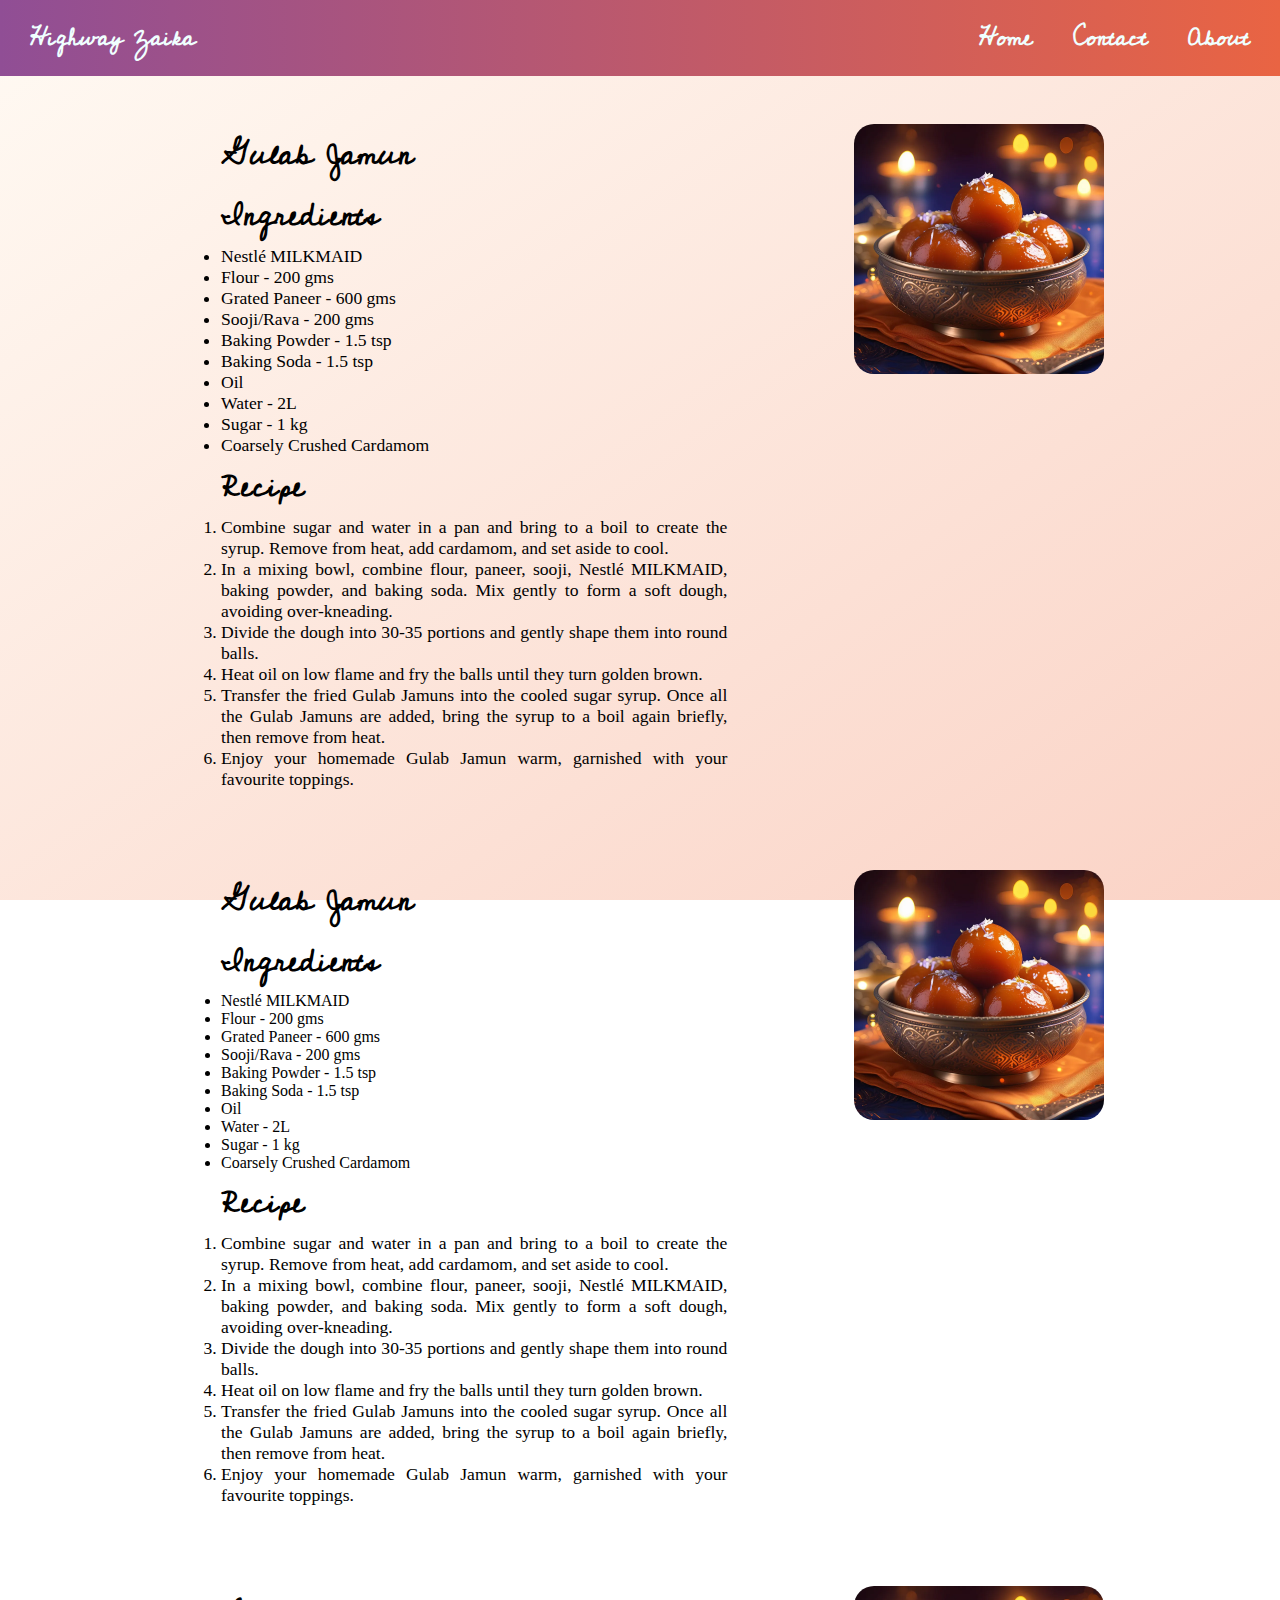
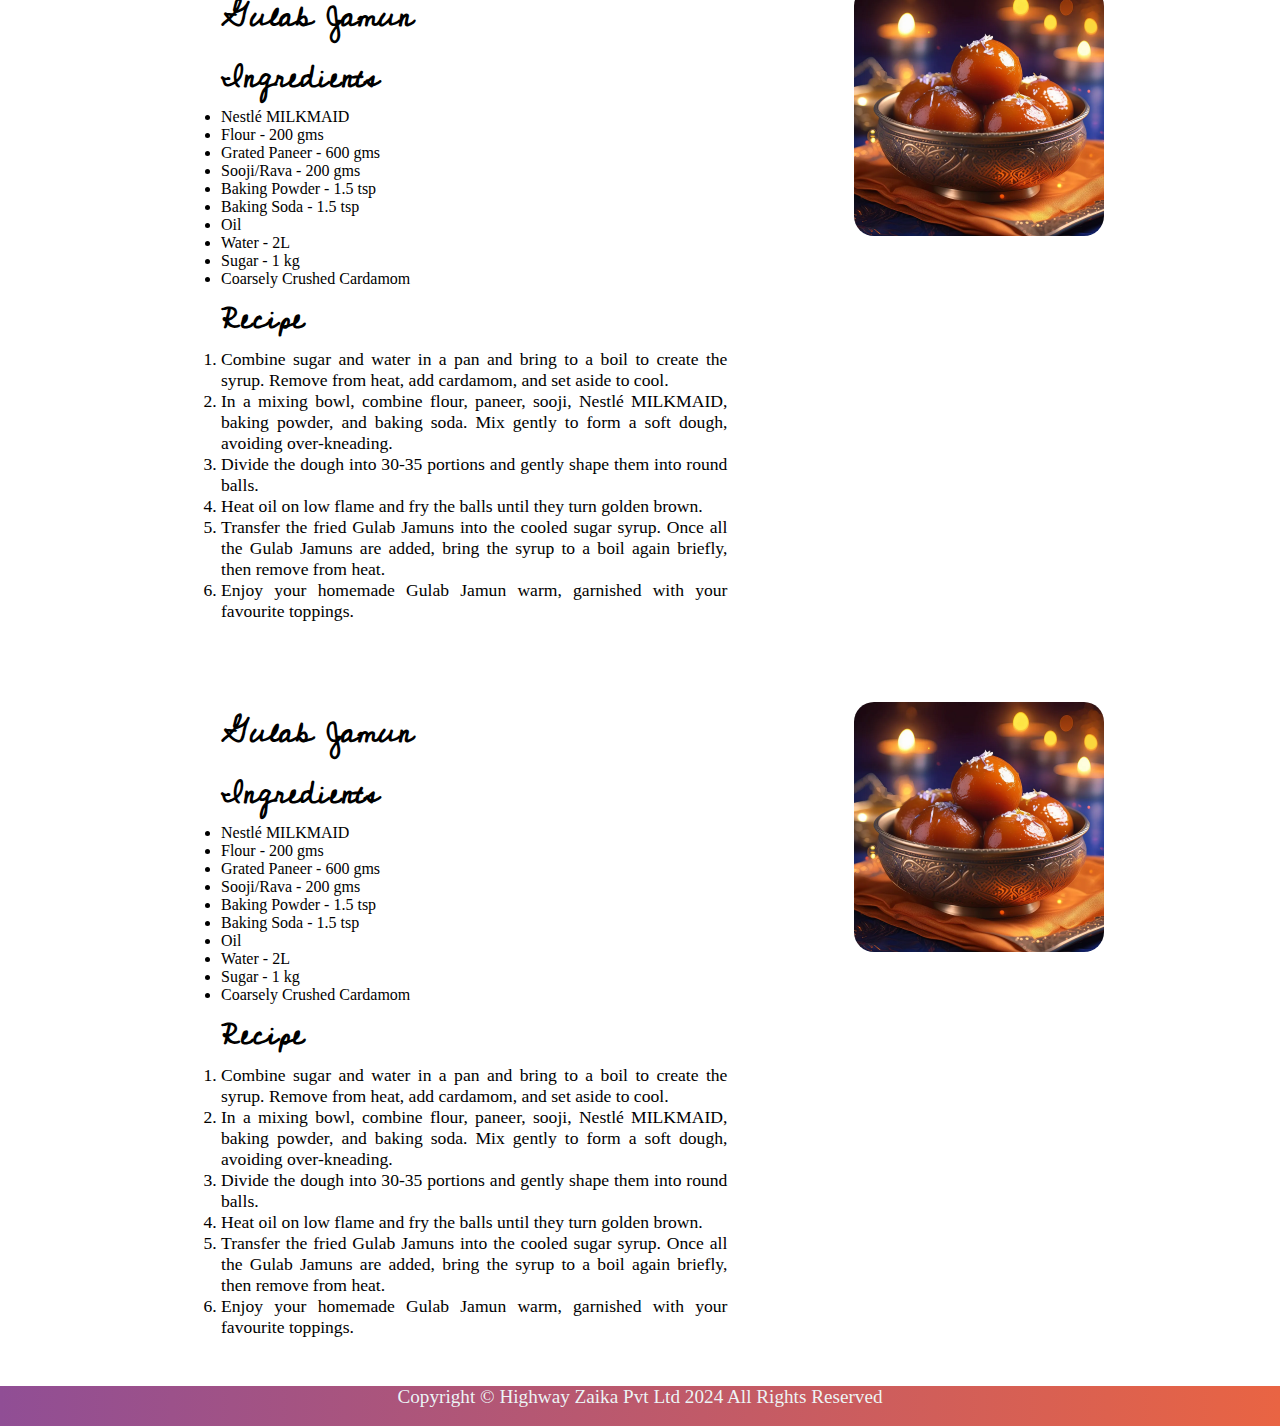
<file: Recipe Website/index.html>
<!DOCTYPE html>
<html lang="en">
  <head>
    <meta charset="UTF-8" />
    <meta name="viewport" content="width=device-width, initial-scale=1.0" />
    <title>Highway Zaika</title>
    <link rel="stylesheet" href="styles.css" />
    <link rel="preconnect" href="https://fonts.googleapis.com" />
    <link rel="preconnect" href="https://fonts.gstatic.com" crossorigin />
    <link
      href="https://fonts.googleapis.com/css2?family=Cedarville+Cursive&family=Open+Sans:ital,wght@0,300..800;1,300..800&display=swap"
      rel="stylesheet"
    />
  </head>
  <body>
    <div class="container">
      <header>
        <div class="navContainer">
          <nav>
            <ul id="navList">
              <li>
                <p id="navLogo">Highway Zaika</p>
              </li>
              <li>
                <div id="navItems">
                  <a href="#">Home</a>
                  <a href="#">Contact</a>
                  <a href="#">About</a>
                </div>
              </li>
            </ul>
          </nav>
        </div>
      </header>

      <main>
        <div class="contentBox">
          <!-- item1 -->
          <section>
            <div class="item">
              <div class="leftBox">
                <!-- heading -->
                <h2 id="mainHead">Gulab Jamun</h2>
                <div>
                  <h2>Ingredients</h2>
                  <ul class = "ingBox">
                    <li>Nestlé MILKMAID</li>
                    <li>Flour - 200 gms</li>
                    <li>Grated Paneer - 600 gms</li>
                    <li>Sooji/Rava - 200 gms</li>
                    <li>Baking Powder - 1.5 tsp</li>
                    <li>Baking Soda - 1.5 tsp</li>
                    <li>Oil</li>
                    <li>Water - 2L</li>
                    <li>Sugar - 1 kg</li>
                    <li>Coarsely Crushed Cardamom</li>
                  </ul>
                </div>

                <div>
                  <h2>Recipe</h2>
                  <ol class="recipeBox">
                    <li>
                      Combine sugar and water in a pan and bring to a boil to
                      create the syrup. Remove from heat, add cardamom, and set
                      aside to cool.
                    </li>
                    <li>
                      In a mixing bowl, combine flour, paneer, sooji, Nestlé
                      MILKMAID, baking powder, and baking soda. Mix gently to
                      form a soft dough, avoiding over-kneading.
                    </li>
                    <li>
                      Divide the dough into 30-35 portions and gently shape them
                      into round balls.
                    </li>
                    <li>
                      Heat oil on low flame and fry the balls until they turn
                      golden brown.
                    </li>
                    <li>
                      Transfer the fried Gulab Jamuns into the cooled sugar
                      syrup. Once all the Gulab Jamuns are added, bring the
                      syrup to a boil again briefly, then remove from heat.
                    </li>
                    <li>
                      Enjoy your homemade Gulab Jamun warm, garnished with your
                      favourite toppings.
                    </li>
                  </ol>
                </div>
              </div>

              <div class="rightBox">
                <img src="gulab-jamun.webp" alt="" />
                <div class="overlay">
                  <span>Click here to Buy</span>
                </div>
              </div>
            </div>
          </section>

          <!-- item2 -->
          <section>
            <div class="item">
              <div class="leftBox">
                <!-- heading -->
                <h2 id="mainHead">Gulab Jamun</h2>
                <div>
                  <h2>Ingredients</h2>
                  <ul>
                    <li>Nestlé MILKMAID</li>
                    <li>Flour - 200 gms</li>
                    <li>Grated Paneer - 600 gms</li>
                    <li>Sooji/Rava - 200 gms</li>
                    <li>Baking Powder - 1.5 tsp</li>
                    <li>Baking Soda - 1.5 tsp</li>
                    <li>Oil</li>
                    <li>Water - 2L</li>
                    <li>Sugar - 1 kg</li>
                    <li>Coarsely Crushed Cardamom</li>
                  </ul>
                </div>
                <div class="recipeBox">
                  <h2>Recipe</h2>
                  <ol>
                    <li>
                      Combine sugar and water in a pan and bring to a boil to
                      create the syrup. Remove from heat, add cardamom, and set
                      aside to cool.
                    </li>
                    <li>
                      In a mixing bowl, combine flour, paneer, sooji, Nestlé
                      MILKMAID, baking powder, and baking soda. Mix gently to
                      form a soft dough, avoiding over-kneading.
                    </li>
                    <li>
                      Divide the dough into 30-35 portions and gently shape them
                      into round balls.
                    </li>
                    <li>
                      Heat oil on low flame and fry the balls until they turn
                      golden brown.
                    </li>
                    <li>
                      Transfer the fried Gulab Jamuns into the cooled sugar
                      syrup. Once all the Gulab Jamuns are added, bring the
                      syrup to a boil again briefly, then remove from heat.
                    </li>
                    <li>
                      Enjoy your homemade Gulab Jamun warm, garnished with your
                      favourite toppings.
                    </li>
                  </ol>
                </div>
              </div>
              <div class="rightBox">
                <img src="gulab-jamun.webp" alt="" />
                <div class="overlay">
                  <span>Click here to Buy</span>
                </div>
              </div>
            </div>
          </section>

          <!-- item3 -->
          <section>
            <div class="item">
              <div class="leftBox">
                <!-- heading -->
                <h2 id="mainHead">Gulab Jamun</h2>
                <div>
                  <h2>Ingredients</h2>
                  <ul>
                    <li>Nestlé MILKMAID</li>
                    <li>Flour - 200 gms</li>
                    <li>Grated Paneer - 600 gms</li>
                    <li>Sooji/Rava - 200 gms</li>
                    <li>Baking Powder - 1.5 tsp</li>
                    <li>Baking Soda - 1.5 tsp</li>
                    <li>Oil</li>
                    <li>Water - 2L</li>
                    <li>Sugar - 1 kg</li>
                    <li>Coarsely Crushed Cardamom</li>
                  </ul>
                </div>

                <div class="recipeBox">
                  <h2>Recipe</h2>
                  <ol>
                    <li>
                      Combine sugar and water in a pan and bring to a boil to
                      create the syrup. Remove from heat, add cardamom, and set
                      aside to cool.
                    </li>
                    <li>
                      In a mixing bowl, combine flour, paneer, sooji, Nestlé
                      MILKMAID, baking powder, and baking soda. Mix gently to
                      form a soft dough, avoiding over-kneading.
                    </li>
                    <li>
                      Divide the dough into 30-35 portions and gently shape them
                      into round balls.
                    </li>
                    <li>
                      Heat oil on low flame and fry the balls until they turn
                      golden brown.
                    </li>
                    <li>
                      Transfer the fried Gulab Jamuns into the cooled sugar
                      syrup. Once all the Gulab Jamuns are added, bring the
                      syrup to a boil again briefly, then remove from heat.
                    </li>
                    <li>
                      Enjoy your homemade Gulab Jamun warm, garnished with your
                      favourite toppings.
                    </li>
                  </ol>
                </div>
              </div>

              <div class="rightBox">
                <img src="gulab-jamun.webp" alt="" />
                <div class="overlay">
                  <span>Click here to Buy</span>
                </div>
              </div>
            </div>
          </section>

          <!-- item4 -->
          <section>
            <div class="item">
              <div class="leftBox">
                <!-- heading -->
                <h2 id="mainHead">Gulab Jamun</h2>
                <div>
                  <h2>Ingredients</h2>
                  <ul>
                    <li>Nestlé MILKMAID</li>
                    <li>Flour - 200 gms</li>
                    <li>Grated Paneer - 600 gms</li>
                    <li>Sooji/Rava - 200 gms</li>
                    <li>Baking Powder - 1.5 tsp</li>
                    <li>Baking Soda - 1.5 tsp</li>
                    <li>Oil</li>
                    <li>Water - 2L</li>
                    <li>Sugar - 1 kg</li>
                    <li>Coarsely Crushed Cardamom</li>
                  </ul>
                </div>
                <div class="recipeBox">
                  <h2>Recipe</h2>
                  <ol>
                    <li>
                      Combine sugar and water in a pan and bring to a boil to
                      create the syrup. Remove from heat, add cardamom, and set
                      aside to cool.
                    </li>
                    <li>
                      In a mixing bowl, combine flour, paneer, sooji, Nestlé
                      MILKMAID, baking powder, and baking soda. Mix gently to
                      form a soft dough, avoiding over-kneading.
                    </li>
                    <li>
                      Divide the dough into 30-35 portions and gently shape them
                      into round balls.
                    </li>
                    <li>
                      Heat oil on low flame and fry the balls until they turn
                      golden brown.
                    </li>
                    <li>
                      Transfer the fried Gulab Jamuns into the cooled sugar
                      syrup. Once all the Gulab Jamuns are added, bring the
                      syrup to a boil again briefly, then remove from heat.
                    </li>
                    <li>
                      Enjoy your homemade Gulab Jamun warm, garnished with your
                      favourite toppings.
                    </li>
                  </ol>
                </div>
              </div>
              <div class="rightBox">
                <img src="gulab-jamun.webp" alt="" />
                <div class="overlay">
                  <span>Click here to Buy</span>
                </div>
              </div>
            </div>
          </section>
        </div>
      </main>

      <footer>
        <div class="footerBox">
          <p>Copyright &copy; Highway Zaika Pvt Ltd 2024 All Rights Reserved</p>
        </div>
      </footer>
    </div>
  </body>
</html>
</file>
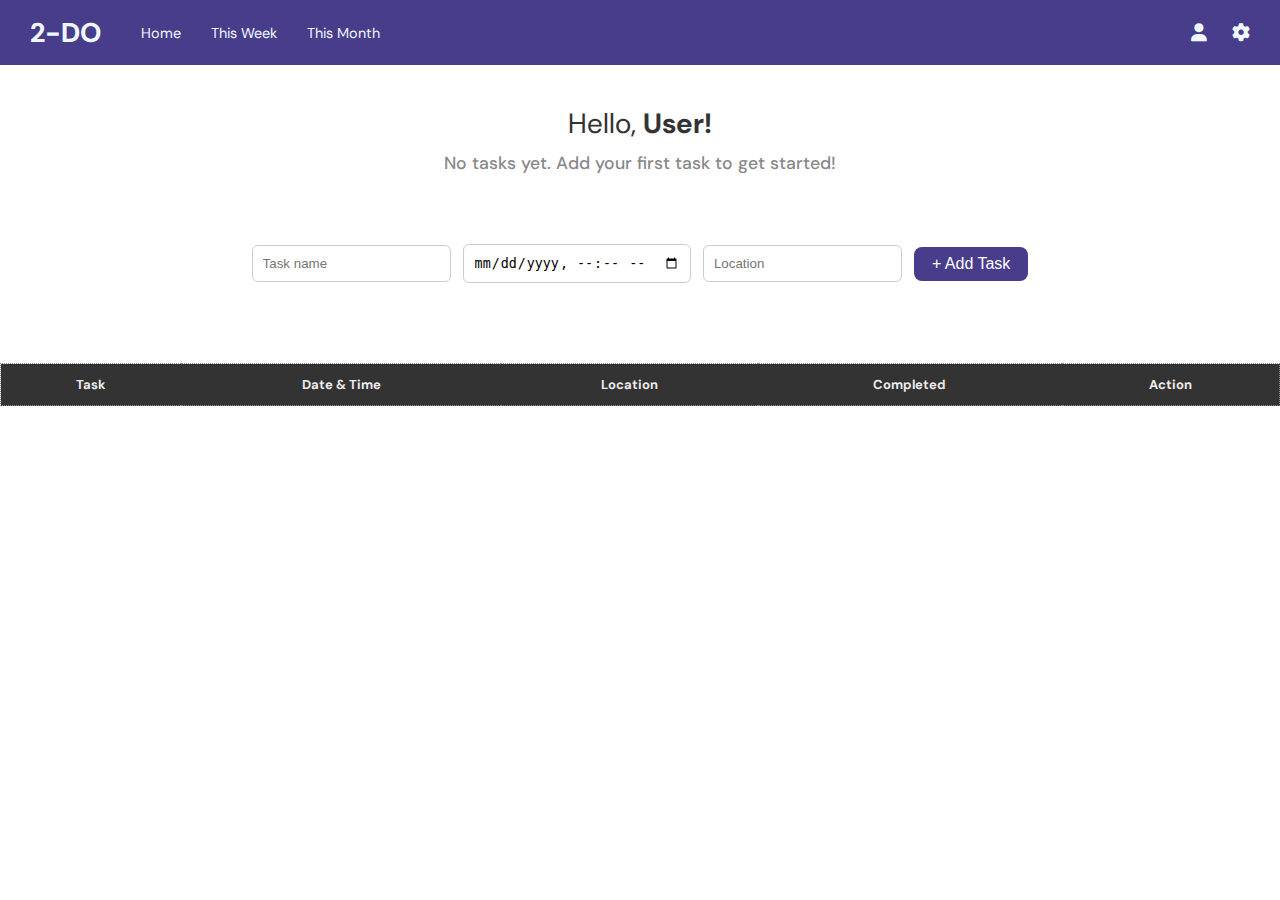
<file: To-Do-List/index.html>
<!DOCTYPE html>
<html lang="en">
  <head>
    <meta charset="UTF-8" />
    <meta name="viewport" content="width=device-width, initial-scale=1.0" />
    <title>2-DO | Tasks Await You</title>
    <link rel="stylesheet" href="style.css" />
    <link rel="preconnect" href="https://fonts.googleapis.com" />
    <link rel="preconnect" href="https://fonts.gstatic.com" crossorigin />
    <link
      href="https://fonts.googleapis.com/css2?family=DM+Sans:ital,opsz,wght@0,9..40,100..1000;1,9..40,100..1000&family=Open+Sans:ital,wght@0,300..800;1,300..800&display=swap"
      rel="stylesheet"
    />
    <link
      rel="stylesheet"
      href="https://cdnjs.cloudflare.com/ajax/libs/font-awesome/6.4.0/css/all.min.css"
    />
  </head>
  <body>
    <div class="container">
      <header>
        <nav class="nav-container">
          <div id="nav-left">
            <p id="nav-logo">2-DO</p>
            <div id="nav-items">
              <a href="#">Home</a>
              <a href="#">This Week</a>
              <a href="#">This Month</a>
            </div>
          </div>

          <div id="header-icons">
            <i class="fa-solid fa-user icon"></i>
            <i class="fa-solid fa-gear icon"></i>
          </div>
        </nav>
      </header>

      <div class="greeting-container">
        <p id="greet">Hello, <b>User!</b></p>
      </div>


      <div class="no-task-message">
        <!-- <img src="empty-list.svg" alt="No Tasks" class="no-task-image" /> -->
        <p class="no-task-text">
          No tasks yet. Add your first task to get started!
        </p>
        <!-- <button class="add-task-btn">+ Add Task</button> -->
      </div>

      <!-- Task Form -->
      <div id="task-form-container" class="hidden">
        <input type="text" id="task-input" placeholder="Task name" />
        <input type="datetime-local" id="datetime-input" />
        <input type="text" id="location-input" placeholder="Location" />
        <button id="add-task-btn">+ Add Task</button>
      </div>

      <p id="success-message" class="hidden" style="text-align:center; color: green; font-weight: bold; margin-top: 10px;">
      Task added successfully!
      </p>


      <!-- Tasks Table -->
      <div class="tasks-container">
        <table id="task-table">
          <thead>
            <tr>
              <th>Task</th>
              <th>Date & Time</th>
              <th>Location</th>
              <th>Completed</th>
              <th>Action</th>
            </tr>
          </thead>
          <tbody>
            <!-- New rows will be added here -->
          </tbody>
        </table>
      </div>
      <script src="main.js"></script>
  </body>
</html>
</file>
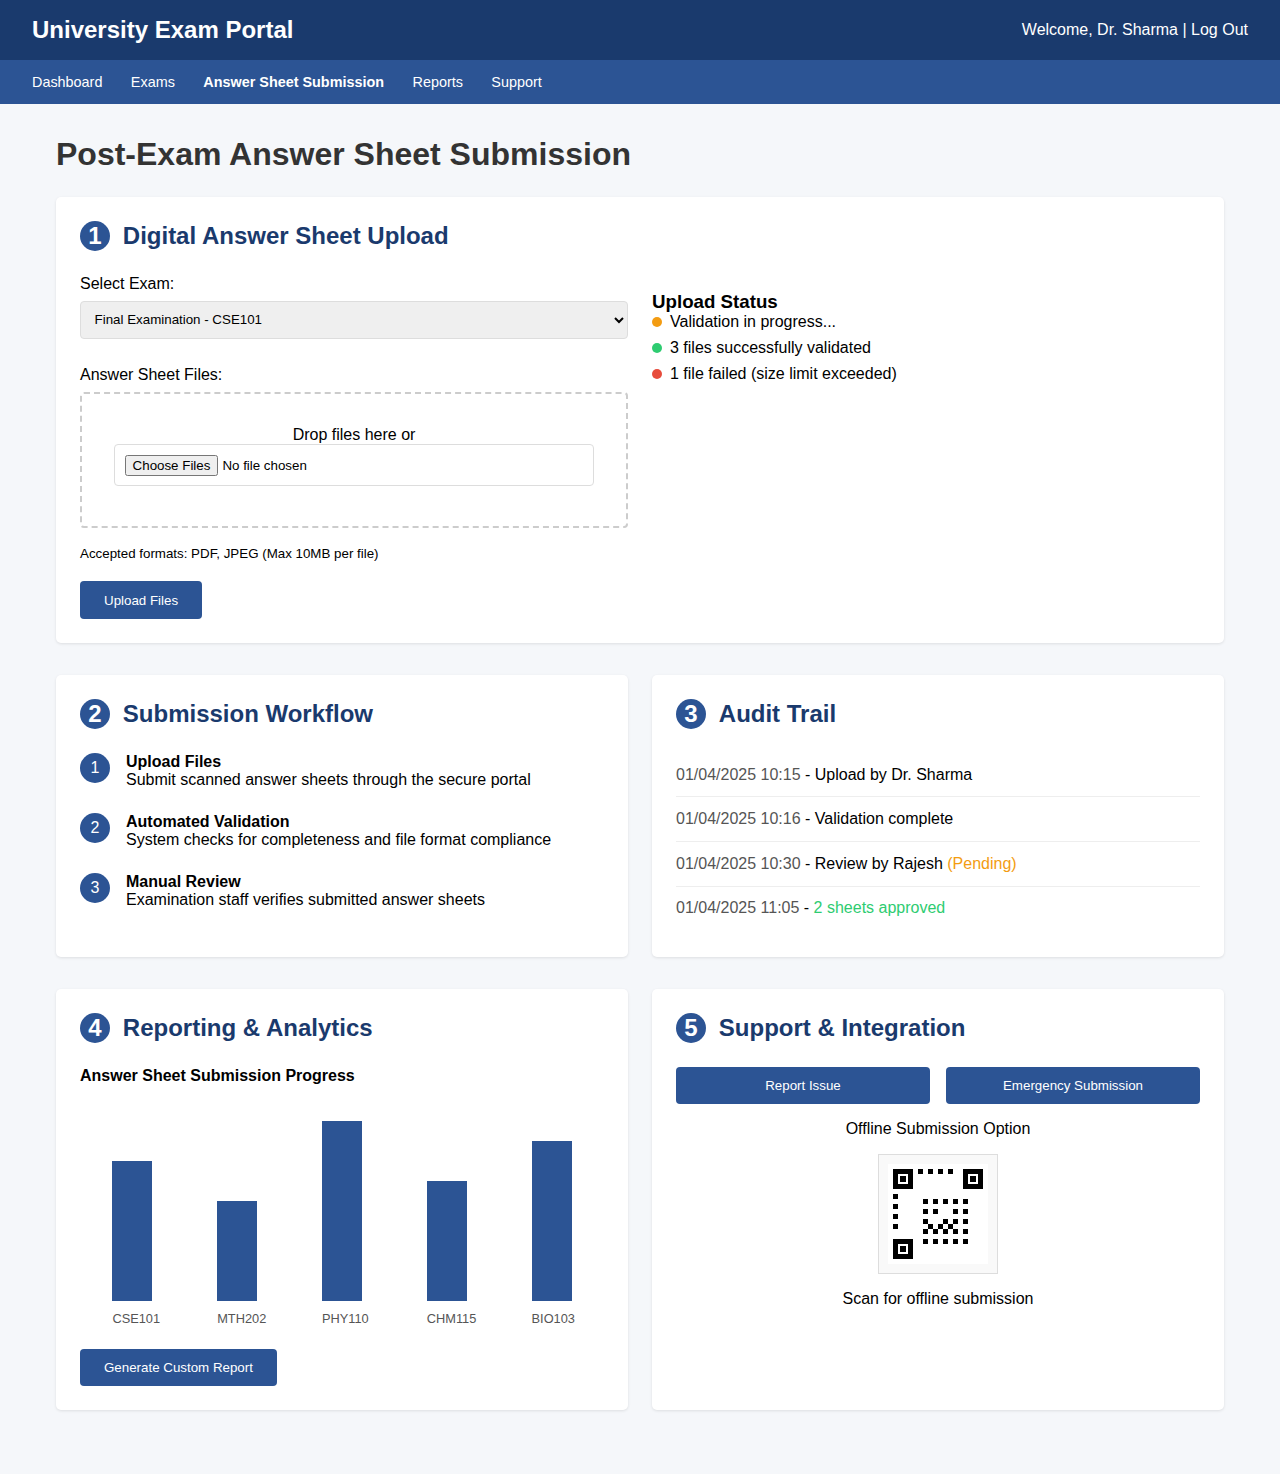
<file: Blog/main.html>
<!DOCTYPE html>
<html lang="en">
<head>
    <meta charset="UTF-8">
    <meta name="viewport" content="width=device-width, initial-scale=1.0">
    <title>University Exam Portal - Answer Sheet Submission</title>
    <style>
        * {
            margin: 0;
            padding: 0;
            box-sizing: border-box;
            font-family: 'Segoe UI', Tahoma, Geneva, Verdana, sans-serif;
        }
        
        body {
            background-color: #f5f7fa;
        }
        
        header {
            background-color: #1a3a6d;
            color: white;
            padding: 1rem 2rem;
            display: flex;
            justify-content: space-between;
            align-items: center;
        }
        
        nav {
            background-color: #2c5494;
            padding: 0.8rem 2rem;
        }
        
        nav a {
            color: white;
            text-decoration: none;
            margin-right: 1.5rem;
            font-size: 0.9rem;
        }
        
        nav a.active {
            font-weight: bold;
        }
        
        .container {
            max-width: 1200px;
            margin: 2rem auto;
            padding: 0 1rem;
        }
        
        .page-title {
            margin-bottom: 1.5rem;
            color: #333;
        }
        
        .card {
            background-color: white;
            border-radius: 5px;
            box-shadow: 0 1px 3px rgba(0,0,0,0.1);
            padding: 1.5rem;
            margin-bottom: 2rem;
        }
        
        .card-title {
            display: flex;
            align-items: center;
            color: #1a3a6d;
            margin-bottom: 1.5rem;
            font-weight: 600;
        }
        
        .card-title .number {
            background-color: #2c5494;
            color: white;
            width: 30px;
            height: 30px;
            border-radius: 50%;
            display: flex;
            align-items: center;
            justify-content: center;
            margin-right: 0.8rem;
        }
        
        .grid {
            display: grid;
            grid-template-columns: repeat(auto-fit, minmax(300px, 1fr));
            gap: 1.5rem;
        }
        
        form label {
            display: block;
            margin-bottom: 0.5rem;
            font-weight: 500;
        }
        
        .input-group {
            margin-bottom: 1.2rem;
        }
        
        select, input[type="file"] {
            width: 100%;
            padding: 0.6rem;
            border: 1px solid #ddd;
            border-radius: 4px;
            margin-bottom: 0.5rem;
        }
        
        .drag-drop-area {
            border: 2px dashed #ccc;
            padding: 2rem;
            text-align: center;
            border-radius: 4px;
            margin-bottom: 1rem;
            cursor: pointer;
        }
        
        .btn {
            background-color: #2c5494;
            color: white;
            border: none;
            padding: 0.7rem 1.5rem;
            border-radius: 4px;
            cursor: pointer;
            font-weight: 500;
        }
        
        .btn:hover {
            background-color: #1a3a6d;
        }
        
        .status-panel {
            margin-top: 1rem;
        }
        
        .status-item {
            display: flex;
            align-items: center;
            margin-bottom: 0.5rem;
        }
        
        .status-dot {
            width: 10px;
            height: 10px;
            border-radius: 50%;
            margin-right: 0.5rem;
        }
        
        .status-dot.processing {
            background-color: #f39c12;
        }
        
        .status-dot.success {
            background-color: #2ecc71;
        }
        
        .status-dot.error {
            background-color: #e74c3c;
        }
        
        .workflow-step {
            display: flex;
            margin-bottom: 1.5rem;
        }
        
        .step-number {
            background-color: #2c5494;
            color: white;
            width: 30px;
            height: 30px;
            border-radius: 50%;
            display: flex;
            align-items: center;
            justify-content: center;
            margin-right: 1rem;
        }
        
        .log-item {
            padding: 0.8rem 0;
            border-bottom: 1px solid #eee;
        }
        
        .log-item:last-child {
            border-bottom: none;
        }
        
        .log-time {
            font-weight: 500;
            color: #555;
        }
        
        .success-text {
            color: #2ecc71;
        }
        
        .error-text {
            color: #e74c3c;
        }
        
        .pending-text {
            color: #f39c12;
        }
        
        .chart-container {
            height: 200px;
            display: flex;
            align-items: flex-end;
            justify-content: space-around;
            margin: 1rem 0;
        }
        
        .chart-bar {
            width: 40px;
            background-color: #2c5494;
            position: relative;
            text-align: center;
        }
        
        .chart-label {
            position: absolute;
            bottom: -25px;
            width: 100%;
            text-align: center;
            font-size: 0.8rem;
            color: #555;
        }
        
        .support-buttons {
            display: grid;
            grid-template-columns: 1fr 1fr;
            gap: 1rem;
            margin-bottom: 1rem;
        }
        
        .qr-container {
            border: 1px solid #ddd;
            width: 120px;
            height: 120px;
            margin: 1rem auto;
            display: flex;
            align-items: center;
            justify-content: center;
            background-color: #f9f9f9;
        }
        
        .qr-code {
            /* QR Code CSS */
            display: grid;
            grid-template-columns: repeat(21, 1fr);
            grid-template-rows: repeat(21, 1fr);
            width: 100px;
            height: 100px;
        }
        
        .qr-code div {
            width: 100%;
            height: 100%;
        }
        
        .qr-pixel {
            background-color: #000;
        }
    </style>
</head>
<body>
    <header>
        <h2>University Exam Portal</h2>
        <div>Welcome, Dr. Sharma | <a href="#" style="color: white; text-decoration: none;">Log Out</a></div>
    </header>
    
    <nav>
        <a href="#">Dashboard</a>
        <a href="#">Exams</a>
        <a href="#" class="active">Answer Sheet Submission</a>
        <a href="#">Reports</a>
        <a href="#">Support</a>
    </nav>
    
    <div class="container">
        <h1 class="page-title">Post-Exam Answer Sheet Submission</h1>
        
        <div class="card">
            <h2 class="card-title"><span class="number">1</span> Digital Answer Sheet Upload</h2>
            <div class="grid">
                <div>
                    <form>
                        <div class="input-group">
                            <label for="exam-select">Select Exam:</label>
                            <select id="exam-select">
                                <option>Final Examination - CSE101</option>
                                <option>Midterm - MTH202</option>
                                <option>Final Examination - PHY110</option>
                                <option>Quiz 2 - CHM115</option>
                            </select>
                        </div>
                        
                        <div class="input-group">
                            <label>Answer Sheet Files:</label>
                            <div class="drag-drop-area">
                                <p>Drop files here or</p>
                                <input type="file" multiple>
                            </div>
                            <small>Accepted formats: PDF, JPEG (Max 10MB per file)</small>
                        </div>
                        
                        <button class="btn">Upload Files</button>
                    </form>
                </div>
                
                <div class="status-panel">
                    <h3>Upload Status</h3>
                    <div class="status-item">
                        <span class="status-dot processing"></span>
                        <span>Validation in progress...</span>
                    </div>
                    <div class="status-item">
                        <span class="status-dot success"></span>
                        <span>3 files successfully validated</span>
                    </div>
                    <div class="status-item">
                        <span class="status-dot error"></span>
                        <span>1 file failed (size limit exceeded)</span>
                    </div>
                </div>
            </div>
        </div>
        
        <div class="grid">
            <div class="card">
                <h2 class="card-title"><span class="number">2</span> Submission Workflow</h2>
                
                <div class="workflow-step">
                    <div class="step-number">1</div>
                    <div>
                        <h4>Upload Files</h4>
                        <p>Submit scanned answer sheets through the secure portal</p>
                    </div>
                </div>
                
                <div class="workflow-step">
                    <div class="step-number">2</div>
                    <div>
                        <h4>Automated Validation</h4>
                        <p>System checks for completeness and file format compliance</p>
                    </div>
                </div>
                
                <div class="workflow-step">
                    <div class="step-number">3</div>
                    <div>
                        <h4>Manual Review</h4>
                        <p>Examination staff verifies submitted answer sheets</p>
                    </div>
                </div>
            </div>
            
            <div class="card">
                <h2 class="card-title"><span class="number">3</span> Audit Trail</h2>
                
                <div class="log-item">
                    <span class="log-time">01/04/2025 10:15</span> - Upload by Dr. Sharma
                </div>
                
                <div class="log-item">
                    <span class="log-time">01/04/2025 10:16</span> - Validation complete
                </div>
                
                <div class="log-item">
                    <span class="log-time">01/04/2025 10:30</span> - Review by Rajesh <span class="pending-text">(Pending)</span>
                </div>
                
                <div class="log-item">
                    <span class="log-time">01/04/2025 11:05</span> - <span class="success-text">2 sheets approved</span>
                </div>
            </div>
        </div>
        
        <div class="grid">
            <div class="card">
                <h2 class="card-title"><span class="number">4</span> Reporting & Analytics</h2>
                
                <h4>Answer Sheet Submission Progress</h4>
                <div class="chart-container">
                    <div class="chart-bar" style="height: 70%;">
                        <div class="chart-label">CSE101</div>
                    </div>
                    <div class="chart-bar" style="height: 50%;">
                        <div class="chart-label">MTH202</div>
                    </div>
                    <div class="chart-bar" style="height: 90%;">
                        <div class="chart-label">PHY110</div>
                    </div>
                    <div class="chart-bar" style="height: 60%;">
                        <div class="chart-label">CHM115</div>
                    </div>
                    <div class="chart-bar" style="height: 80%;">
                        <div class="chart-label">BIO103</div>
                    </div>
                </div>
                
                <button class="btn" style="margin-top: 2rem;">Generate Custom Report</button>
            </div>
            
            <div class="card">
                <h2 class="card-title"><span class="number">5</span> Support & Integration</h2>
                
                <div class="support-buttons">
                    <button class="btn">Report Issue</button>
                    <button class="btn">Emergency Submission</button>
                </div>
                
                <div style="text-align: center; margin-top: 1rem;">
                    <p>Offline Submission Option</p>
                    <div class="qr-container">
                        <svg width="100" height="100" viewBox="0 0 100 100">
                            <!-- QR Code Frame -->
                            <rect x="0" y="0" width="100" height="100" fill="white"/>
                            
                            <!-- Position Detection Patterns (Corners) -->
                            <!-- Top-left -->
                            <rect x="5" y="5" width="20" height="20" fill="black"/>
                            <rect x="10" y="10" width="10" height="10" fill="white"/>
                            <rect x="12" y="12" width="6" height="6" fill="black"/>
                            
                            <!-- Top-right -->
                            <rect x="75" y="5" width="20" height="20" fill="black"/>
                            <rect x="80" y="10" width="10" height="10" fill="white"/>
                            <rect x="82" y="12" width="6" height="6" fill="black"/>
                            
                            <!-- Bottom-left -->
                            <rect x="5" y="75" width="20" height="20" fill="black"/>
                            <rect x="10" y="80" width="10" height="10" fill="white"/>
                            <rect x="12" y="82" width="6" height="6" fill="black"/>
                            
                            <!-- Timing Patterns -->
                            <rect x="30" y="5" width="5" height="5" fill="black"/>
                            <rect x="40" y="5" width="5" height="5" fill="black"/>
                            <rect x="50" y="5" width="5" height="5" fill="black"/>
                            <rect x="60" y="5" width="5" height="5" fill="black"/>
                            
                            <rect x="5" y="30" width="5" height="5" fill="black"/>
                            <rect x="5" y="40" width="5" height="5" fill="black"/>
                            <rect x="5" y="50" width="5" height="5" fill="black"/>
                            <rect x="5" y="60" width="5" height="5" fill="black"/>
                            
                            <!-- QR Code Data (Simplified Pattern) -->
                            <rect x="35" y="35" width="5" height="5" fill="black"/>
                            <rect x="45" y="35" width="5" height="5" fill="black"/>
                            <rect x="55" y="35" width="5" height="5" fill="black"/>
                            <rect x="65" y="35" width="5" height="5" fill="black"/>
                            
                            <rect x="35" y="45" width="5" height="5" fill="black"/>
                            <rect x="45" y="45" width="5" height="5" fill="black"/>
                            <rect x="65" y="45" width="5" height="5" fill="black"/>
                            
                            <rect x="35" y="55" width="5" height="5" fill="black"/>
                            <rect x="55" y="55" width="5" height="5" fill="black"/>
                            <rect x="65" y="55" width="5" height="5" fill="black"/>
                            
                            <rect x="40" y="60" width="5" height="5" fill="black"/>
                            <rect x="50" y="60" width="5" height="5" fill="black"/>
                            <rect x="60" y="60" width="5" height="5" fill="black"/>
                            
                            <rect x="35" y="65" width="5" height="5" fill="black"/>
                            <rect x="45" y="65" width="5" height="5" fill="black"/>
                            <rect x="55" y="65" width="5" height="5" fill="black"/>
                            <rect x="65" y="65" width="5" height="5" fill="black"/>
                            
                            <rect x="75" y="35" width="5" height="5" fill="black"/>
                            <rect x="75" y="45" width="5" height="5" fill="black"/>
                            <rect x="75" y="55" width="5" height="5" fill="black"/>
                            <rect x="75" y="65" width="5" height="5" fill="black"/>
                            
                            <rect x="35" y="75" width="5" height="5" fill="black"/>
                            <rect x="45" y="75" width="5" height="5" fill="black"/>
                            <rect x="55" y="75" width="5" height="5" fill="black"/>
                            <rect x="65" y="75" width="5" height="5" fill="black"/>
                            <rect x="75" y="75" width="5" height="5" fill="black"/>
                        </svg>
                    </div>
                    <p>Scan for offline submission</p>
                </div>
            </div>
        </div>
    </div>
</body>
</html>
</file>
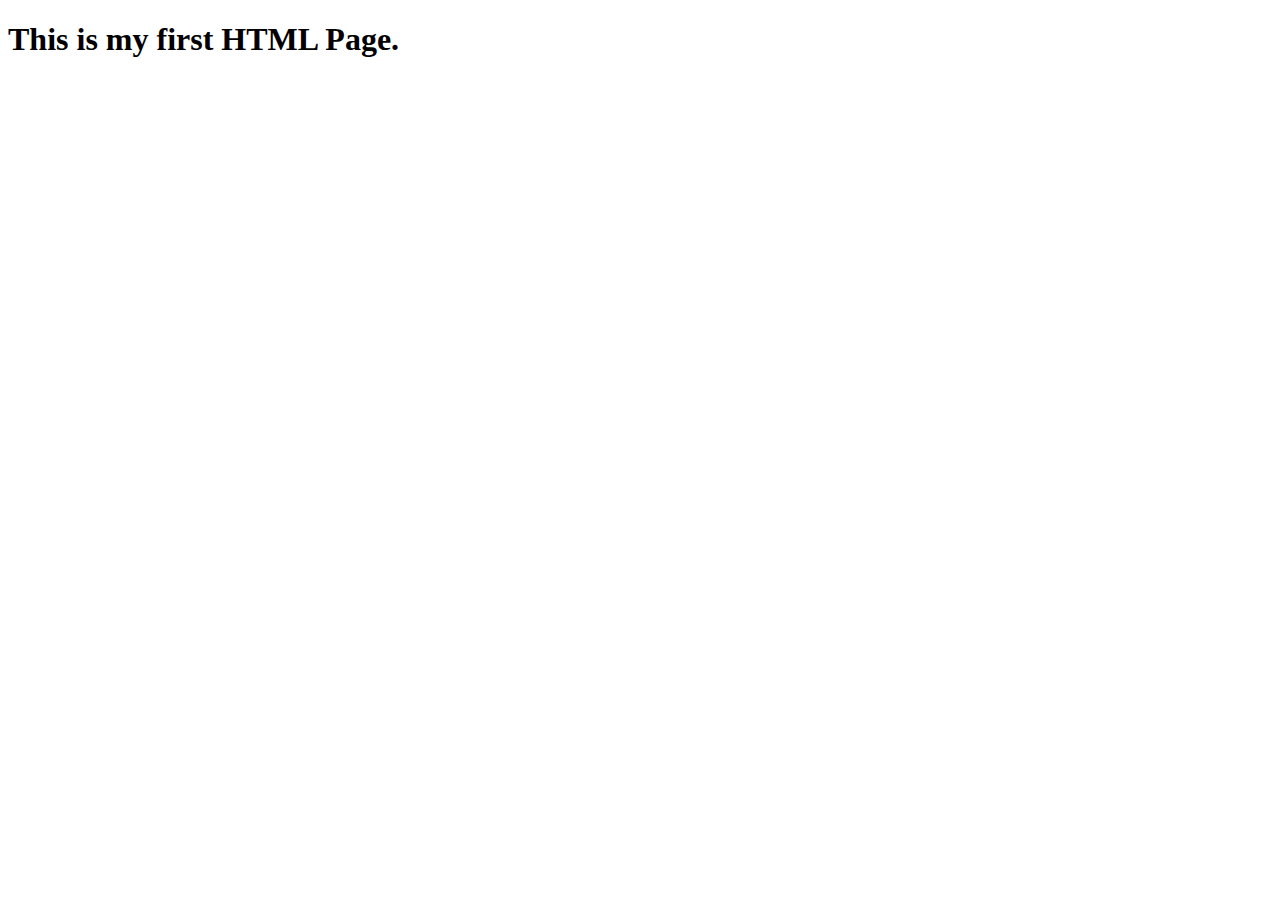
<file: Project-1 MERN COURSE/main.html>
<!DOCTYPE html>
<html lang="en">
<head>
    <meta charset="UTF-8">
    <meta name="viewport" content="width=device-width, initial-scale=1.0">
    <title>Document</title>
</head>
<body>
    <h1>This is my first HTML Page.</h1>
</body>
</html>
</file>
<file: Recipe Website/styles.css>
*{
    margin: 0;
    padding: 0;
    box-sizing: border-box;
}
body{
    background-image: linear-gradient(to bottom right, #ffecd242, #f1754c52);
    background-repeat: no-repeat;
    background-attachment: fixed;
}
.container{
    height: 100vh;
    width: 100vw;
    overflow: none; 
    /* border: 1px solid black; */
}

nav{
    width: 100%;
    margin: 15px;
}

#navItems{
    display: flex;
    gap: 40px;   
    transition: transform 0.3s ease 0s;
}

#navItems a:hover{
    transform: scale(1.03) rotate(-2deg);
    text-shadow: 1px 1px 3.5px rgba(0, 0, 0, 0.251);
}

#navLogo:hover{
    transform: scale(1.03) rotate(-2deg) ;
    text-shadow: 1px 1px 3.5px rgba(0, 0, 0, 0.251);
}

.navContainer{
    width: 100vw;
    background: #e96443;  /* fallback for old browsers */
    background: -webkit-linear-gradient(to right, #904e95, #e96443);  /* Chrome 10-25, Safari 5.1-6 */
    background: linear-gradient(to right, #904e95, #e96443); /* W3C, IE 10+/ Edge, Firefox 16+, Chrome 26+, Opera 12+, Safari 7+ */

    min-height: 70px;
    display: flex;
    align-items: center;
    justify-content: center;
    font-family: "Cedarville Cursive", cursive;
    font-weight: 700;
    font-style: normal;
}

#navList{
    margin-left: 15px;
    margin-right: 15px;
    font-size: 1.5rem;
    list-style: none;
    display: flex;
    justify-content: space-between;
    align-items: center;
}

#navLogo{
    font-size: 1.5rem;
    color:azure;
    transition: transform 0.3s ease 0s;
}

a{
    text-decoration: none;
    color: azure;
}

.footerBox{
    background: #e96443;  /* fallback for old browsers */
    background: -webkit-linear-gradient(to right, #904e95, #e96443);  /* Chrome 10-25, Safari 5.1-6 */
    background: linear-gradient(to right, #904e95, #e96443); /* W3C, IE 10+/ Edge, Firefox 16+, Chrome 26+, Opera 12+, Safari 7+ */
    width: 100%;
    text-align: center;
    min-height: 40px;
}

.footerBox p{
    color: rgba(240, 255, 255, 0.941);
    font-size: 1.2rem;
    text-align: center;
}

.contentBox{
    width: 80%;
    margin: auto;
    display: flex;
    flex-direction: column;
    gap: 80px;
    padding: 3rem;
}

.item{
    display: flex;
    justify-content: space-around;
}

.leftBox{
    margin-left: 45px;
}

.rightBox{
    position: relative;
    transition: all 0.3 linear 0s;
}

.rightBox img{
    width: 250px;
    border-radius: 20px;
}
.rightBox:hover{
    transform: scale(1.03);
}

.ingBox{
    font-size: 1.1rem;
}

.rightBox .overlay{
    position: absolute;
    top: 0;
    left: 0;
    height: 250px;
    width: 250px;
    border-radius: 20px;
    background-color: rgba(1, 1, 1, 0.511);
    display: flex;
    align-items: center;
    justify-content: center;
    opacity: 0;
    transition: all 0.6s linear 0s;
}
.rightBox:hover .overlay{
    opacity: 1;
}

.rightBox .overlay span{
    color: white;
    font-size: 1.1rem;
}

.recipeBox{
    text-align: justify;
    width: 80%;
    font-size: 1.1rem;
}
.leftBox h2{
    font-family: "Cedarville Cursive", cursive;
    font-weight: 700;
    font-style: normal;
    font-size: 2rem;
}

/* #mainHead{

} */
</file>
<file: To-Do-List/style.css>
* {
  margin: 0;
  padding: 0;
  box-sizing: border-box;
}

.container{
    height: 100vh;
    width: 100vw;
    overflow: none; 
}

body {
  font-family: "DM Sans", sans-serif;
  font-optical-sizing: auto;
  font-style: normal;
}

.nav-container {
  display: flex;
  justify-content: space-between;
  align-items: center;
  background-color: darkslateblue;
  color: aliceblue;
  padding: 15px 30px;
}

#nav-left {
  display: flex;
  align-items: center;
  gap: 40px;
}

#nav-logo {
  font-size: 1.7rem;
  font-weight: 800;
}

#nav-items {
  display: flex;
  gap: 30px;
  font-size: 0.9rem;
  color: aliceblue;
}

#header-icons {
  display: flex;
  gap: 25px;
  align-items: center;
  cursor: pointer;
  font-size: 18px;
}

a{
    text-decoration: none;
    color: aliceblue;
}

.greeting-container{
    display: flex;
    flex-direction: column;
    align-items: center;
    justify-content: center;
    padding-top: 40px;
    color: #343333;
}

#greet{
    font-size: 28px;
}
#reminder{
    font-weight: bold;
}

.no-task-message {
  text-align: center;
  padding: 10px 30px;
  color: #888;
  display: flex;
  flex-direction: column;
  align-items: center;
  font-size: 1.1rem;
  font-weight: 500;
}

#add-task-btn {
  padding: 8px 18px;
  background-color: darkslateblue;
  color: white;
  border: none;
  border-radius: 8px;
  font-size: 1rem;
  cursor: pointer;
  transition: background-color 0.3s;
}

#add-task-btn:hover {
  background-color: slateblue;
}

#task-form-container {
  padding: 40px;
  display: flex;
  align-items: center;
  justify-content: center;
  gap: 12px;
  margin-top: 20px;
}

.hidden {
  display: none;
}

#task-form-container input {
  padding: 10px;
  border-radius: 6px;
  border: 1px solid #ccc;
}

table {
  width: 100%;
  border-collapse: collapse; 
  margin-top: 40px;
  border: 1px dotted #888;
}

th, td {
  padding: 12px 16px;
}

.delete-btn {
  padding: 5px 10px;
  background-color: crimson;
  color: white;
  border: none;
  border-radius: 6px;
  cursor: pointer;
}
.delete-btn:hover {
  background-color: darkred;
}

thead{
    font-size: small;
    background-color: #343333;
    color: rgb(237, 235, 235);
    padding: 12px 16px;
}

tbody{
  font-size: small;
  text-align: center;
}
</file>
